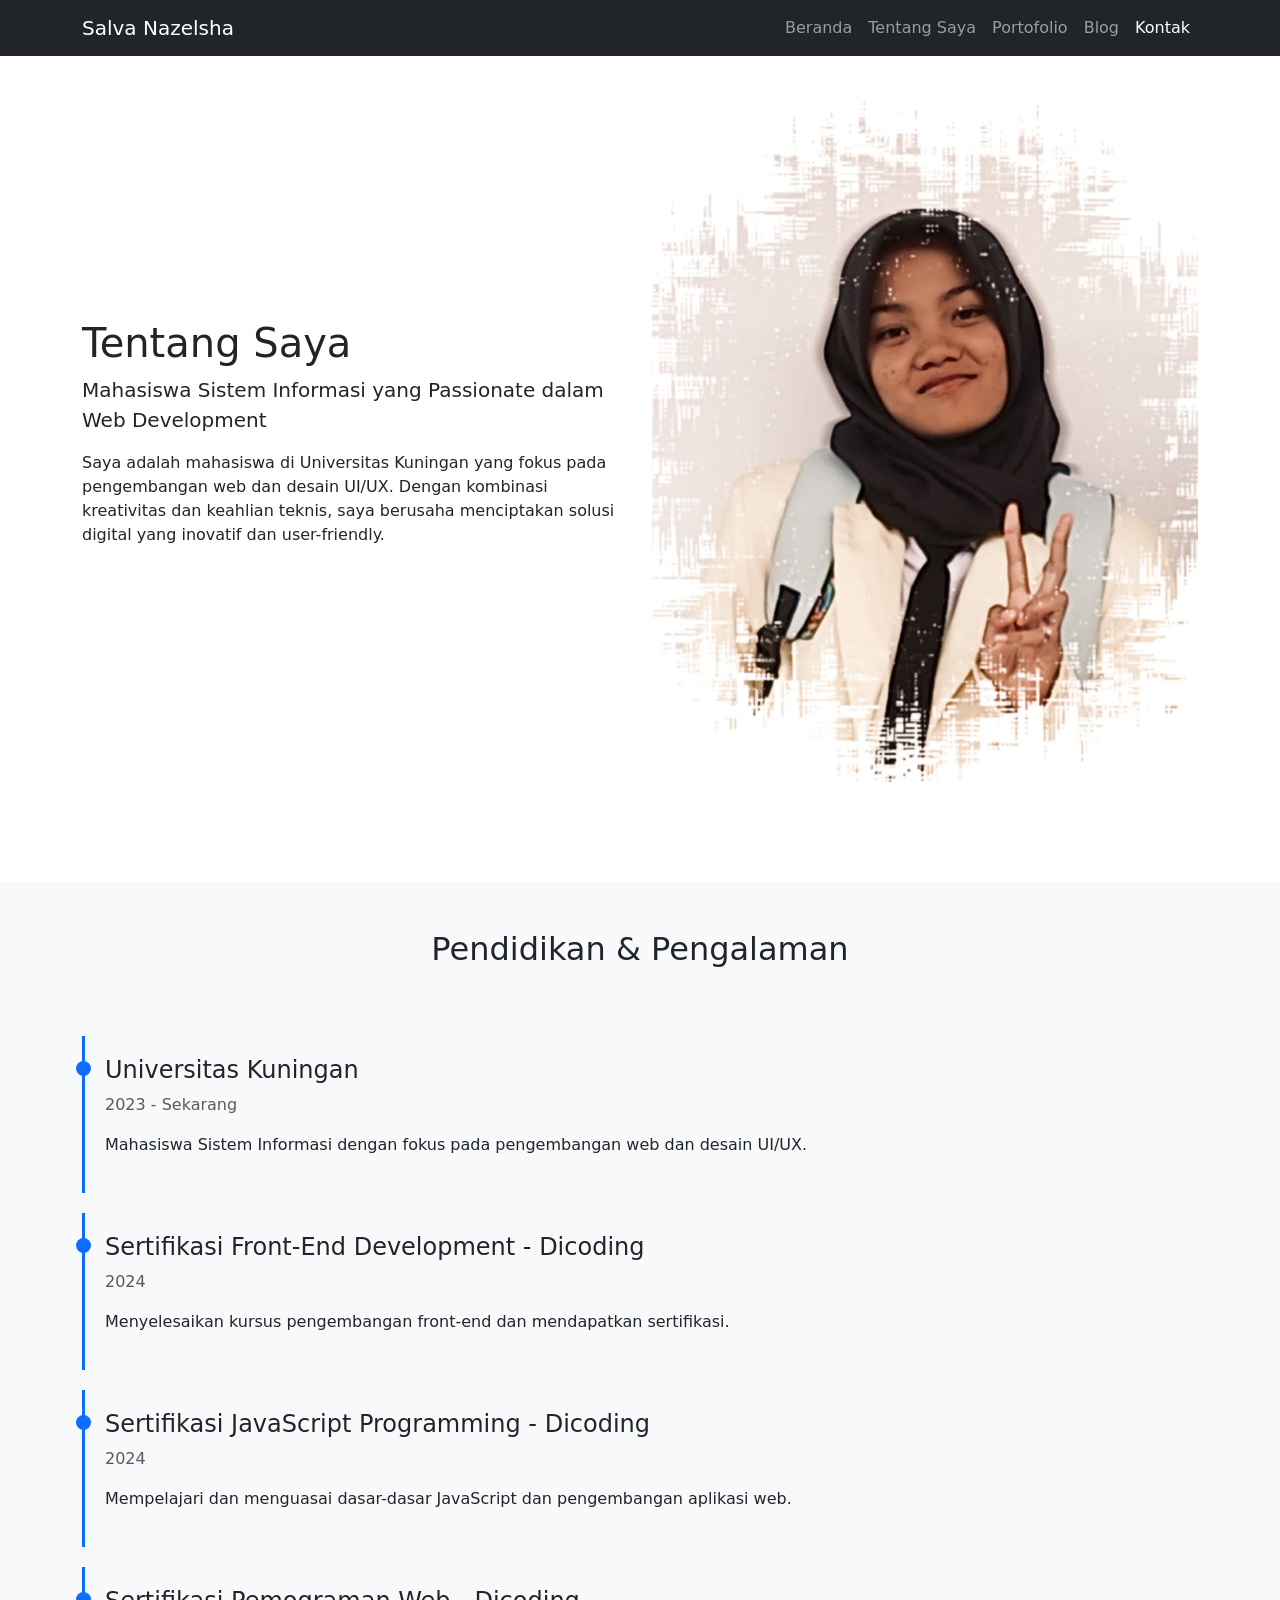
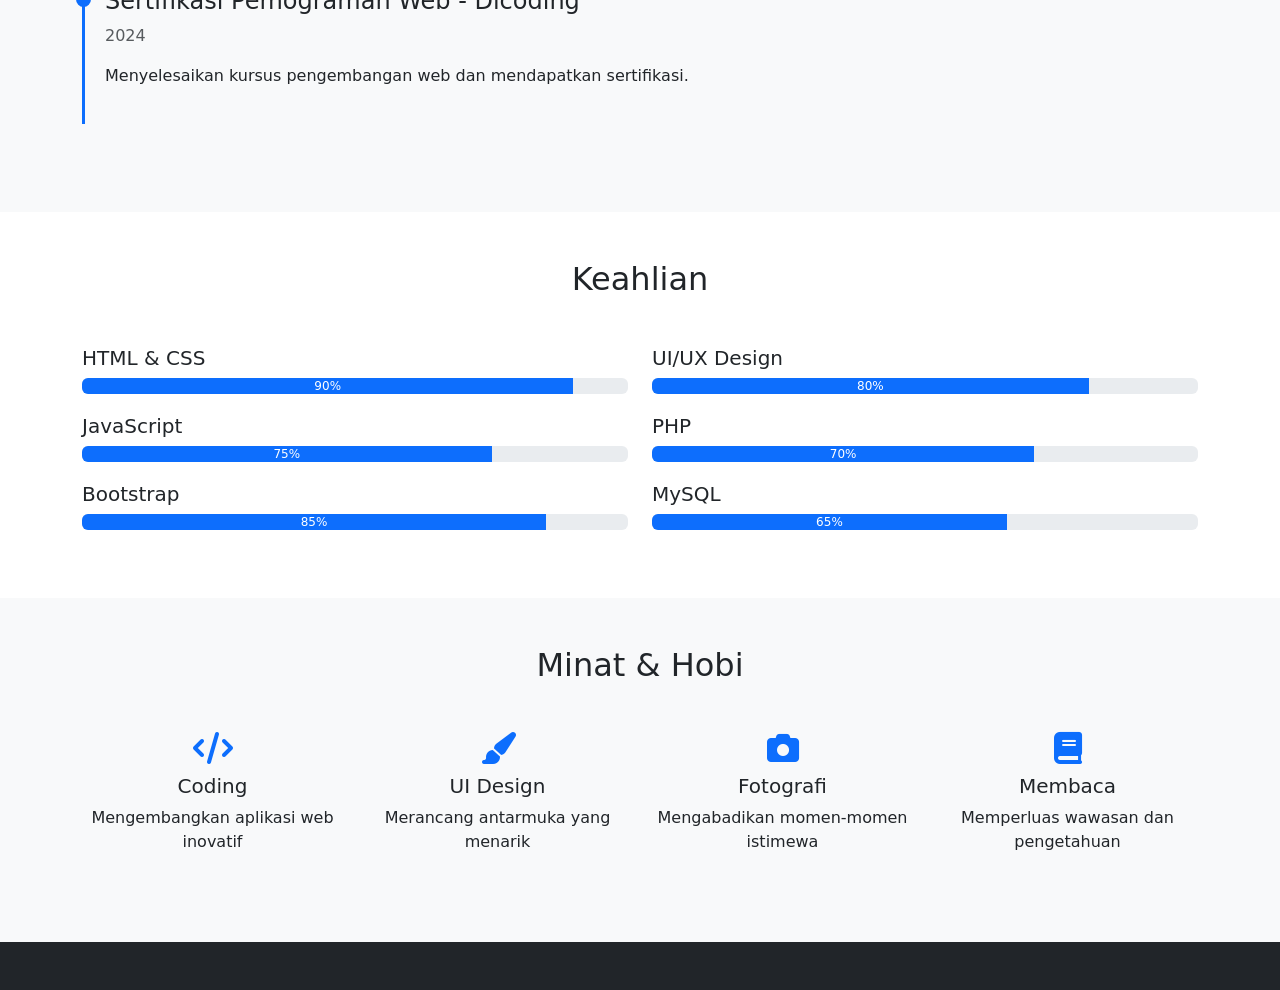
<file: about.html>
<!-- about.html -->
<!DOCTYPE html>
<html lang="id">
  <head>
    <meta charset="UTF-8" />
    <meta name="viewport" content="width=device-width, initial-scale=1.0" />
    <link
      href="https://cdn.jsdelivr.net/npm/bootstrap@5.3.0-alpha1/dist/css/bootstrap.min.css"
      rel="stylesheet"
    />
    <link
      rel="stylesheet"
      href="https://cdnjs.cloudflare.com/ajax/libs/font-awesome/6.0.0/css/all.min.css"
    />
    <style>
      .about-section {
        padding: 100px 0;
      }

      .timeline {
        position: relative;
        padding: 20px 0;
      }

      .timeline-item {
        padding: 20px;
        margin-bottom: 20px;
        border-left: 3px solid #0d6efd;
        position: relative;
      }

      .timeline-item::before {
        content: "";
        position: absolute;
        width: 15px;
        height: 15px;
        background: #0d6efd;
        border-radius: 50%;
        left: -9px;
        top: 25px;
      }

      .skill-bar {
        margin-bottom: 20px;
      }

      .interests-section i {
        font-size: 2em;
        margin-bottom: 10px;
        color: #0d6efd;
      }
    </style>
    <title>Tentang Saya - Salva Nazelsha</title>
  </head>
  <body>
    <!-- Navbar -->
    <nav class="navbar navbar-expand-lg navbar-dark bg-dark fixed-top">
      <div class="container">
        <a class="navbar-brand" href="about.html">Salva Nazelsha</a>
        <button
          class="navbar-toggler"
          type="button"
          data-bs-toggle="collapse"
          data-bs-target="#navbarNav"
        >
          <span class="navbar-toggler-icon"></span>
        </button>
        <div class="collapse navbar-collapse" id="navbarNav">
          <ul class="navbar-nav ms-auto">
            <li class="nav-item">
              <a class="nav-link" href="index.html">Beranda</a>
            </li>
            <li class="nav-item">
              <a class="nav-link" href="about.html">Tentang Saya</a>
            </li>
            <li class="nav-item">
              <a class="nav-link" href="portfolio.html">Portofolio</a>
            </li>
            <li class="nav-item">
              <a class="nav-link" href="blog.html">Blog</a>
            </li>
            <li class="nav-item">
              <a class="nav-link active" href="contact.html">Kontak</a>
            </li>
          </ul>
        </div>
      </div>
    </nav>

    <!-- About Hero Section -->
    <section class="about-section">
      <div class="container">
        <div class="row align-items-center">
          <div class="col-md-6">
            <h1>Tentang Saya</h1>
            <p class="lead">
              Mahasiswa Sistem Informasi yang Passionate dalam Web Development
            </p>
            <p>
              Saya adalah mahasiswa di Universitas Kuningan yang fokus pada
              pengembangan web dan desain UI/UX. Dengan kombinasi kreativitas
              dan keahlian teknis, saya berusaha menciptakan solusi digital yang
              inovatif dan user-friendly.
            </p>
          </div>
          <div class="col-md-6">
            <img
              src="image/sn1.jpg"
              alt="Salva Nazelsha"
              class="img-fluid rounded"
            />
          </div>
        </div>
      </div>
    </section>

    <!-- Education & Experience -->
    <section class="bg-light py-5">
      <div class="container">
        <h2 class="text-center mb-5">Pendidikan & Pengalaman</h2>
        <div class="timeline">
          <div class="timeline-item">
            <h4>Universitas Kuningan</h4>
            <p class="text-muted">2023 - Sekarang</p>
            <p>
              Mahasiswa Sistem Informasi dengan fokus pada pengembangan web dan
              desain UI/UX.
            </p>
          </div>
          <div class="timeline-item">
            <h4>Sertifikasi Front-End Development - Dicoding</h4>
            <p class="text-muted">2024</p>
            <p>
              Menyelesaikan kursus pengembangan front-end dan mendapatkan
              sertifikasi.
            </p>
          </div>
          <div class="timeline-item">
            <h4>Sertifikasi JavaScript Programming - Dicoding</h4>
            <p class="text-muted">2024</p>
            <p>
              Mempelajari dan menguasai dasar-dasar JavaScript dan pengembangan
              aplikasi web.
            </p>
          </div>
          <div class="timeline-item">
            <h4>Sertifikasi Pemograman Web - Dicoding</h4>
            <p class="text-muted">2024</p>
            <p>
              Menyelesaikan kursus pengembangan web dan mendapatkan
              sertifikasi.
            </p>
          </div>
        </div>
      </div>
    </section>

    <!-- Skills Section -->
    <section class="py-5">
      <div class="container">
        <h2 class="text-center mb-5">Keahlian</h2>
        <div class="row">
          <div class="col-md-6">
            <!-- Melanjutkan about.html - Skills Section -->
            <div class="skill-bar">
              <h5>HTML & CSS</h5>
              <div class="progress">
                <div class="progress-bar" role="progressbar" style="width: 90%">
                  90%
                </div>
              </div>
            </div>
            <div class="skill-bar">
              <h5>JavaScript</h5>
              <div class="progress">
                <div class="progress-bar" role="progressbar" style="width: 75%">
                  75%
                </div>
              </div>
            </div>
            <div class="skill-bar">
              <h5>Bootstrap</h5>
              <div class="progress">
                <div class="progress-bar" role="progressbar" style="width: 85%">
                  85%
                </div>
              </div>
            </div>
          </div>
          <div class="col-md-6">
            <div class="skill-bar">
              <h5>UI/UX Design</h5>
              <div class="progress">
                <div class="progress-bar" role="progressbar" style="width: 80%">
                  80%
                </div>
              </div>
            </div>
            <div class="skill-bar">
              <h5>PHP</h5>
              <div class="progress">
                <div class="progress-bar" role="progressbar" style="width: 70%">
                  70%
                </div>
              </div>
            </div>
            <div class="skill-bar">
              <h5>MySQL</h5>
              <div class="progress">
                <div class="progress-bar" role="progressbar" style="width: 65%">
                  65%
                </div>
              </div>
            </div>
          </div>
        </div>
      </div>
    </section>

    <!-- Interests Section -->
    <section class="interests-section bg-light py-5">
      <div class="container">
        <h2 class="text-center mb-5">Minat & Hobi</h2>
        <div class="row text-center">
          <div class="col-md-3 col-sm-6 mb-4">
            <i class="fas fa-code"></i>
            <h5>Coding</h5>
            <p>Mengembangkan aplikasi web inovatif</p>
          </div>
          <div class="col-md-3 col-sm-6 mb-4">
            <i class="fas fa-paint-brush"></i>
            <h5>UI Design</h5>
            <p>Merancang antarmuka yang menarik</p>
          </div>
          <div class="col-md-3 col-sm-6 mb-4">
            <i class="fas fa-camera"></i>
            <h5>Fotografi</h5>
            <p>Mengabadikan momen-momen istimewa</p>
          </div>
          <div class="col-md-3 col-sm-6 mb-4">
            <i class="fas fa-book"></i>
            <h5>Membaca</h5>
            <p>Memperluas wawasan dan pengetahuan</p>
          </div>
        </div>
      </div>
    </section>

    <!-- Footer same as index.html -->
    <footer class="bg-dark text-white py-4">
      <!-- ... (sama seperti di index.html) ... -->
    </footer>
  </body>
</html>
</file>
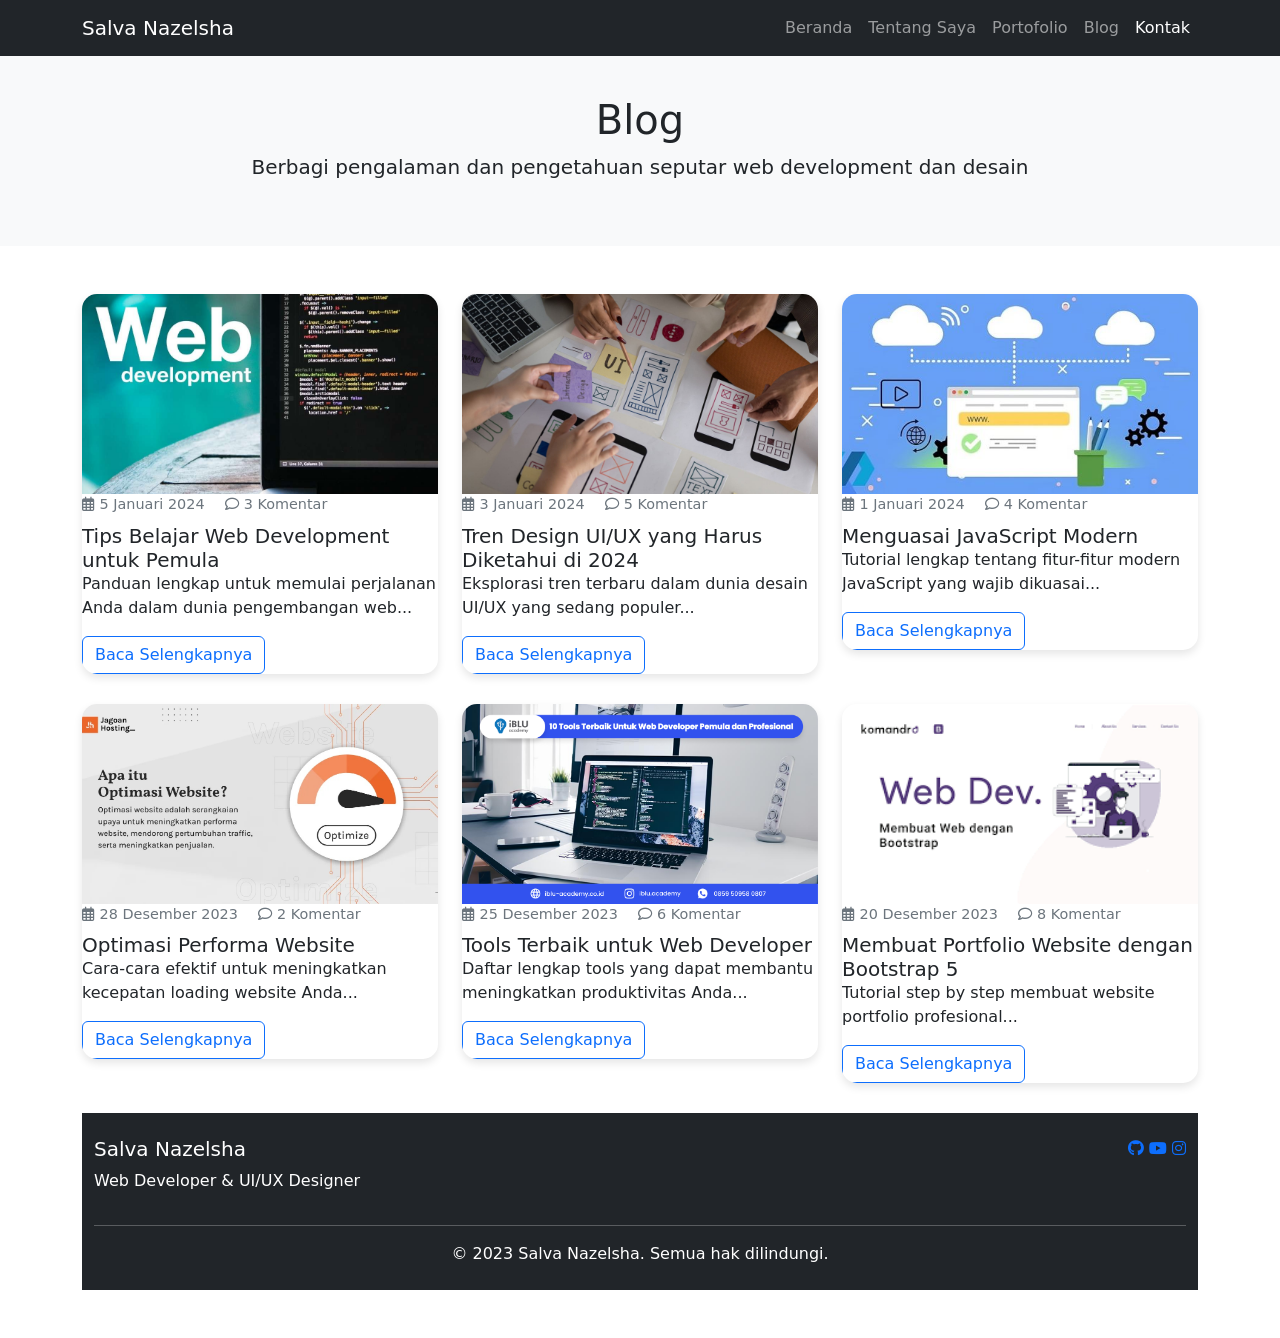
<file: blog.html>
<!-- blog.html -->
<!DOCTYPE html>
<html lang="id">
  <head>
    <meta charset="UTF-8" />
    <meta name="viewport" content="width=device-width, initial-scale=1.0" />
    <link
      href="https://cdn.jsdelivr.net/npm/bootstrap@5.3.0-alpha1/dist/css/bootstrap.min.css"
      rel="stylesheet"
    />
    <link
      rel="stylesheet"
      href="https://cdnjs.cloudflare.com/ajax/libs/font-awesome/6.0.0/css/all.min.css"
    />
    <style>
      .blog-card {
        margin-bottom: 30px;
        transition: transform 0.3s ease;
        border-radius: 15px;
        overflow: hidden;
        box-shadow: 0 4px 8px rgba(0, 0, 0, 0.1);
      }

      .blog-card:hover {
        transform: translateY(-10px);
      }

      .blog-image {
        height: 200px;
        object-fit: cover;
      }

      .blog-meta {
        font-size: 0.9em;
        color: #6c757d;
      }

      .category-badge {
        position: absolute;
        top: 10px;
        right: 10px;
        padding: 5px 15px;
        border-radius: 20px;
      }
    </style>
    <title>Blog - Salva Nazelsha</title>
  </head>
  <body>
    <!-- Navbar -->
    <nav class="navbar navbar-expand-lg navbar-dark bg-dark fixed-top">
      <div class="container">
        <a class="navbar-brand" href="blog.html">Salva Nazelsha</a>
        <button
          class="navbar-toggler"
          type="button"
          data-bs-toggle="collapse"
          data-bs-target="#navbarNav"
        >
          <span class="navbar-toggler-icon"></span>
        </button>
        <div class="collapse navbar-collapse" id="navbarNav">
          <ul class="navbar-nav ms-auto">
            <li class="nav-item">
              <a class="nav-link" href="index.html">Beranda</a>
            </li>
            <li class="nav-item">
              <a class="nav-link" href="about.html">Tentang Saya</a>
            </li>
            <li class="nav-item">
              <a class="nav-link" href="portfolio.html">Portofolio</a>
            </li>
            <li class="nav-item">
              <a class="nav-link" href="blog.html">Blog</a>
            </li>
            <li class="nav-item">
              <a class="nav-link active" href="contact.html">Kontak</a>
            </li>
          </ul>
        </div>
      </div>
    </nav>

    <!-- Blog Header -->
    <header class="bg-light py-5 mt-5">
      <div class="container">
        <h1 class="text-center">Blog</h1>
        <p class="lead text-center">
          Berbagi pengalaman dan pengetahuan seputar web development dan desain
        </p>
      </div>
    </header>

    <!-- Blog Posts -->
    <section class="container my-5">
      <div class="row">
        <!-- Post 1 -->
        <div class="col-lg-4 col-md-6">
          <article class="blog-card">
            <img
              src="image/blog-1.jpg"
              class="blog-image w-100"
              alt="Blog Post 1"
            />
            <span class="badge bg-primary category-badge">Web Development</span>
            <div class="card-body">
              <div class="blog-meta mb-2">
                <i class="far fa-calendar-alt"></i> 5 Januari 2024
                <i class="far fa-comment ms-3"></i> 3 Komentar
              </div>
              <h5 class="card-title">
                Tips Belajar Web Development untuk Pemula
              </h5>
              <p class="card-text">
                Panduan lengkap untuk memulai perjalanan Anda dalam dunia
                pengembangan web...
              </p>
              <a href="https://bif.telkomuniversity.ac.id/cara-belajar-pemrograman-untuk-pemula/#:~:text=menjadi%20programmer%20andal.-,1.,mempelajari%20bahasa%20yang%20lebih%20kompleks." class="btn btn-outline-primary">Baca Selengkapnya</a>
            </div>
          </article>
        </div>

        <!-- Post 2 -->
        <div class="col-lg-4 col-md-6">
          <article class="blog-card">
            <img
              src="image/blog-2.jpg"
              class="blog-image w-100"
              alt="Blog Post 2"
            />
            <span class="badge bg-success category-badge">UI/UX Design</span>
            <div class="card-body">
              <div class="blog-meta mb-2">
                <i class="far fa-calendar-alt"></i> 3 Januari 2024
                <i class="far fa-comment ms-3"></i> 5 Komentar
              </div>
              <h5 class="card-title">
                Tren Design UI/UX yang Harus Diketahui di 2024
              </h5>
              <p class="card-text">
                Eksplorasi tren terbaru dalam dunia desain UI/UX yang sedang
                populer...
              </p>
              <a href="https://www.inixindo.id/5-tren-desain-ui-ux-tahun-2024-yang-harus-kamu-ketahui/" class="btn btn-outline-primary">Baca Selengkapnya</a>
            </div>
          </article>
        </div>

        <!-- Post 3 -->
        <div class="col-lg-4 col-md-6">
          <article class="blog-card">
            <img
              src="image/blog-3.jpg"
              class="blog-image w-100"
              alt="Blog Post 3"
            />
            <span class="badge bg-warning category-badge">JavaScript</span>
            <div class="card-body">
              <div class="blog-meta mb-2">
                <i class="far fa-calendar-alt"></i> 1 Januari 2024
                <i class="far fa-comment ms-3"></i> 4 Komentar
              </div>
              <h5 class="card-title">Menguasai JavaScript Modern</h5>
              <p class="card-text">
                Tutorial lengkap tentang fitur-fitur modern JavaScript yang
                wajib dikuasai...
              </p>
              <a href="https://codechronicle.medium.com/basics-of-modern-javascript-unveiling-the-fundamentals-8bf036226b97" class="btn btn-outline-primary">Baca Selengkapnya</a>
            </div>
          </article>
        </div>

        <!-- Post 4 -->
        <div class="col-lg-4 col-md-6">
          <article class="blog-card">
            <img
              src="image/blog-4.jpg"
              class="blog-image w-100"
              alt="Blog Post 4"
            />
            <span class="badge bg-info category-badge">Tips & Tricks</span>
            <div class="card-body">
              <div class="blog-meta mb-2">
                <i class="far fa-calendar-alt"></i> 28 Desember 2023
                <i class="far fa-comment ms-3"></i> 2 Komentar
              </div>
              <h5 class="card-title">Optimasi Performa Website</h5>
              <p class="card-text">
                Cara-cara efektif untuk meningkatkan kecepatan loading website
                Anda...
              </p>
              <a href="https://whello.id/tips-digital-marketing/optimasi-website/?srsltid=AfmBOopkUDxpr17tIHBtJt0_ZgzWKuEStZesVvCYG4O5V0Ncg3NKQvsw" class="btn btn-outline-primary">Baca Selengkapnya</a>
            </div>
          </article>
        </div>

        <!-- Post 5 -->
        <div class="col-lg-4 col-md-6">
          <article class="blog-card">
            <img
              src="image/blog-5.png"
              class="blog-image w-100"
              alt="Blog Post 5"
            />
            <span class="badge bg-danger category-badge">Tools</span>
            <div class="card-body">
              <div class="blog-meta mb-2">
                <i class="far fa-calendar-alt"></i> 25 Desember 2023
                <i class="far fa-comment ms-3"></i> 6 Komentar
              </div>
              <h5 class="card-title">Tools Terbaik untuk Web Developer</h5>
              <p class="card-text">
                Daftar lengkap tools yang dapat membantu meningkatkan
                produktivitas Anda...
              </p>
              <a href="https://danacita.co.id/blog/7-tools-web-development-untuk-para-web-developer/" class="btn btn-outline-primary">Baca Selengkapnya</a>
            </div>
          </article>
        </div>

        <!-- Post 6 -->
        <div class="col-lg-4 col-md-6">
          <article class="blog-card">
            <img
              src="image/blog-6.png"
              class="blog-image w-100"
              alt="Blog Post 6"
            />
            <span class="badge bg-secondary category-badge">Tutorial</span>
            <div class="card-body">
              <div class="blog-meta mb-2">
                <i class="far fa-calendar-alt"></i> 20 Desember 2023
                <i class="far fa-comment ms-3"></i> 8 Komentar
              </div>
              <h5 class="card-title">
                Membuat Portfolio Website dengan Bootstrap 5
              </h5>
              <p class="card-text">
                Tutorial step by step membuat website portfolio profesional...
              </p>
              <a href="https://medium.com/@zyrridian/membuat-website-portfolio-menggunakan-bootstrap-5-3ac829ae84eb" class="btn btn-outline-primary">Baca Selengkapnya</a>
            </div>
          </article>
        </div>
      </div>


      <footer class="bg-dark text-white py-4">
        <div class="container">
          <div class="row">
            <div class="col-md-6">
              <h5>Salva Nazelsha</h5>
              <p>Web Developer & UI/UX Designer</p>
            </div>
            <div class="col-md-6 text-md-end">
              <div class="social-icons">
                <a href="https://github.com/SalvaNazelsha" target="_blank"
                  ><i class="fab fa-github"></i
                ></a>
                <a href="https://www.youtube.com/@salvanazelsha" target="_blank"
                  ><i class="fab fa-youtube"></i
                ></a>
                <a href="https://www.instagram.com/slvanzlsha" target="_blank"
                  ><i class="fab fa-instagram"></i
                ></a>
              </div>
            </div>
          </div>
          <hr />
          <p class="text-center mb-0">
            &copy; 2023 Salva Nazelsha. Semua hak dilindungi.
          </p>
        </div>
      </footer>
  
      <script src="https://cdn.jsdelivr.net/npm/bootstrap@5.3.0-alpha1/dist/js/bootstrap.bundle.min.js"></script>
    </body>
  </html>
</file>
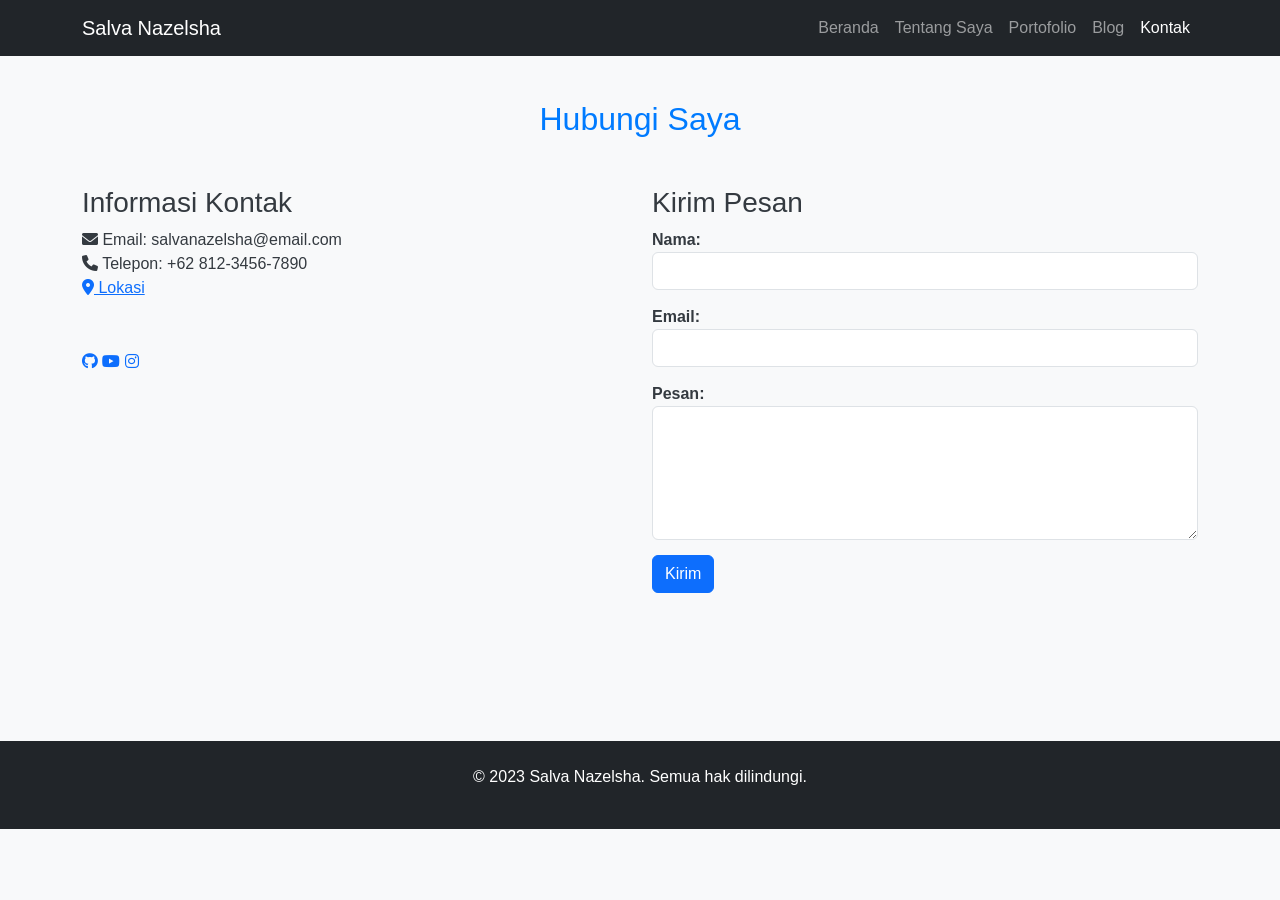
<file: contact.html>
<!DOCTYPE html>
<html lang="id">
  <head>
    <meta charset="UTF-8" />
    <meta name="viewport" content="width=device-width, initial-scale=1.0" />
    <title>Kontak - Salva Nazelsha</title>
    <link
      href="https://cdn.jsdelivr.net/npm/bootstrap@5.3.0-alpha1/dist/css/bootstrap.min.css"
      rel="stylesheet"
    />
    <link
      rel="stylesheet"
      href="https://cdnjs.cloudflare.com/ajax/libs/font-awesome/6.0.0/css/all.min.css"
    />
    <link rel="stylesheet" href="styles/style.css" />
    <style>
      .contact-section {
        padding: 100px 0;
      }
      .contact-info {
        margin-bottom: 40px;
      }
      .contact-form label {
        font-weight: bold;
      }
      .contact-form input,
      .contact-form textarea {
        margin-bottom: 15px;
      }
      .map-link {
        display: inline-block;
        margin-bottom: 10px;
      }
    </style>
  </head>
  <body>
    <!-- Navbar -->
    <nav class="navbar navbar-expand-lg navbar-dark bg-dark fixed-top">
      <div class="container">
        <a class="navbar-brand" href="contact.html">Salva Nazelsha</a>
        <button
          class="navbar-toggler"
          type="button"
          data-bs-toggle="collapse"
          data-bs-target="#navbarNav"
        >
          <span class="navbar-toggler-icon"></span>
        </button>
        <div class="collapse navbar-collapse" id="navbarNav">
          <ul class="navbar-nav ms-auto">
            <li class="nav-item">
              <a class="nav-link" href="index.html">Beranda</a>
            </li>
            <li class="nav-item">
              <a class="nav-link" href="about.html">Tentang Saya</a>
            </li>
            <li class="nav-item">
              <a class="nav-link" href="portfolio.html">Portofolio</a>
            </li>
            <li class="nav-item">
              <a class="nav-link" href="blog.html">Blog</a>
            </li>
            <li class="nav-item">
              <a class="nav-link active" href="contact.html">Kontak</a>
            </li>
          </ul>
        </div>
      </div>
    </nav>

    <!-- Contact Section -->
    <section class="contact-section">
      <div class="container">
        <h2 class="text-center mb-5">Hubungi Saya</h2>
        <div class="row">
          <div class="col-md-6">
            <div class="contact-info">
              <h3>Informasi Kontak</h3>
              <p>
                <i class="fas fa-envelope"></i> Email: salvanazelsha@email.com
                <br />
                <!-- Replace with your email -->
                <i class="fas fa-phone"></i> Telepon: +62 812-3456-7890 <br />
                <!-- Replace with your phone number -->
                <a
                  href="https://maps.app.goo.gl/1Sz4eCTdsPUxXZY38"
                  target="_blank"
                  class="map-link"
                  ><i class="fas fa-map-marker-alt"></i> Lokasi</a
                >
                <!-- Replace "Your Location Address" -->
              </p>
            </div>
            <div class="social-icons">
              <a href="https://github.com/SalvaNazelsha" target="_blank"
                ><i class="fab fa-github"></i
              ></a>
              <a href="https://www.youtube.com/@salvanazelsha" target="_blank"
                ><i class="fab fa-youtube"></i
              ></a>
              <a href="https://www.instagram.com/slvanzlsha" target="_blank"
                ><i class="fab fa-instagram"></i
              ></a>
            </div>
          </div>
          <div class="col-md-6">
            <div class="contact-form">
              <h3>Kirim Pesan</h3>
              <form>
                <label for="name">Nama:</label>
                <input
                  type="text"
                  id="name"
                  name="name"
                  class="form-control"
                  required
                />
                <label for="email">Email:</label>
                <input
                  type="email"
                  id="email"
                  name="email"
                  class="form-control"
                  required
                />
                <label for="message">Pesan:</label>
                <textarea
                  id="message"
                  name="message"
                  class="form-control"
                  rows="5"
                  required
                ></textarea>
                <button type="submit" class="btn btn-primary">Kirim</button>
              </form>
            </div>
          </div>
        </div>
      </div>
    </section>

    <!-- Footer -->
    <footer class="bg-dark text-white text-center py-4 mt-5">
      <p>&copy; 2023 Salva Nazelsha. Semua hak dilindungi.</p>
    </footer>

    <script src="https://cdn.jsdelivr.net/npm/bootstrap@5.3.0-alpha1/dist/js/bootstrap.bundle.min.js"></script>
  </body>
</html>
</file>
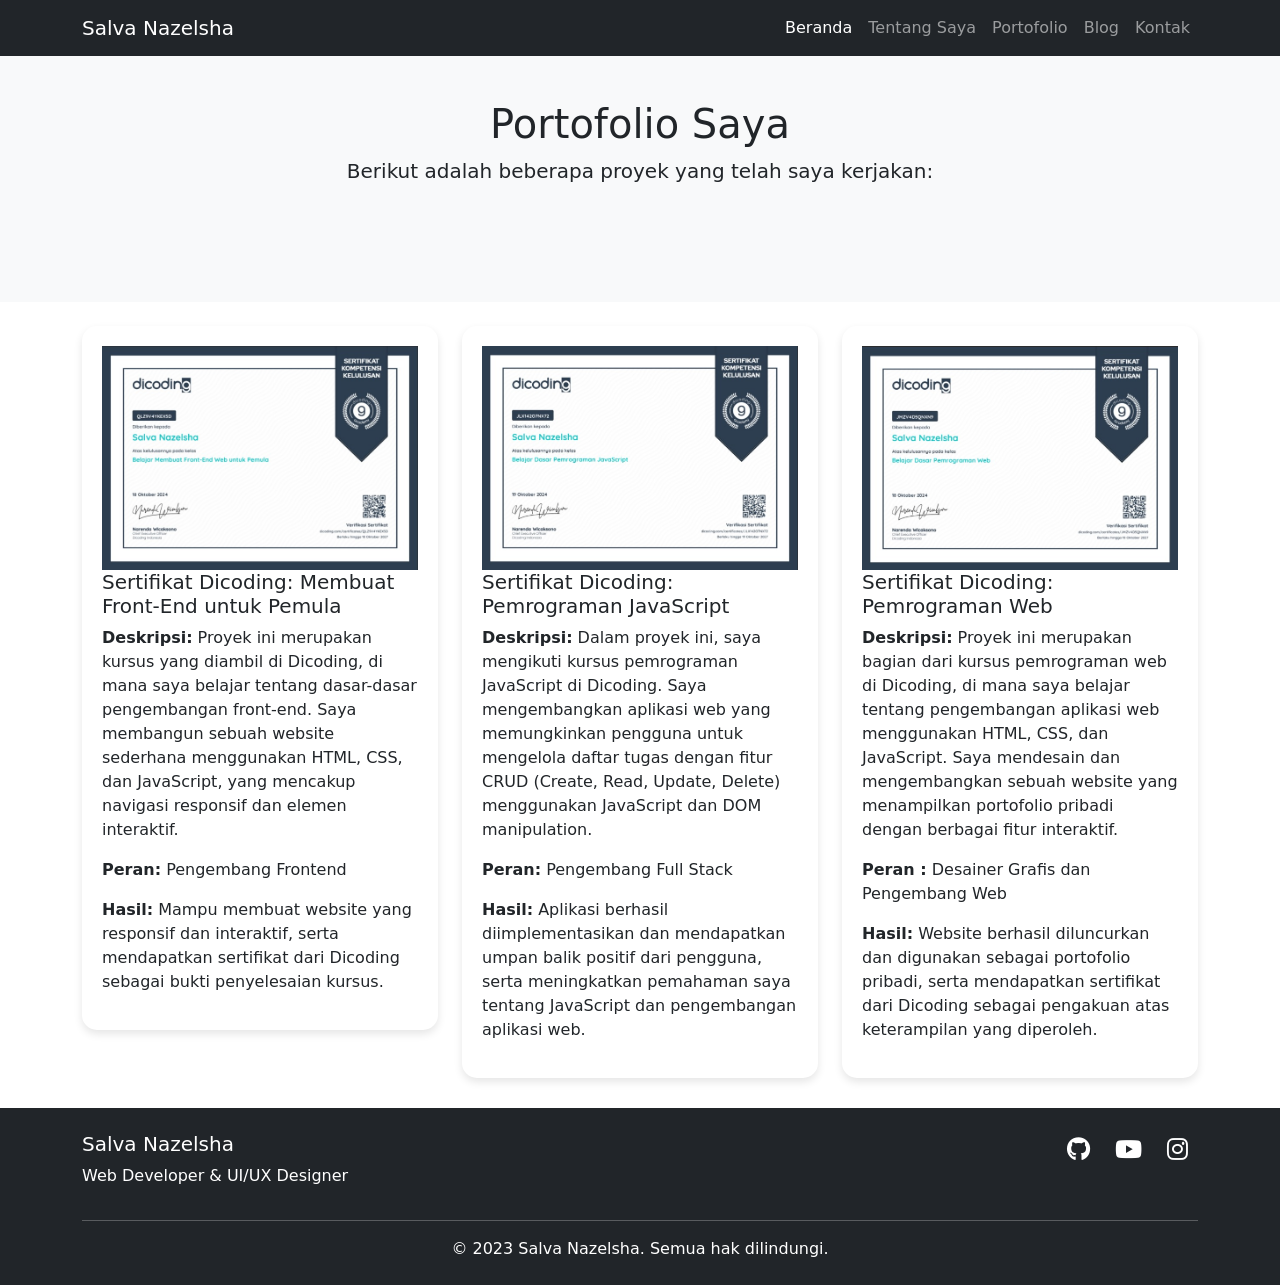
<file: portfolio.html>
<!DOCTYPE html>
<html lang="id">
  <head>
    <meta charset="UTF-8" />
    <meta name="viewport" content="width=device-width, initial-scale=1.0" />
    <link
      href="https://cdn.jsdelivr.net/npm/bootstrap@5.3.0-alpha1/dist/css/bootstrap.min.css"
      rel="stylesheet"
    />
    <link
      rel="stylesheet"
      href="https://cdnjs.cloudflare.com/ajax/libs/font-awesome/6.0.0/css/all.min.css"
    />
    <style>
      .hero-section {
        padding: 100px 0;
        text-align: center;
        background-color: #f8f9fa;
      }

      .project {
        padding: 20px;
        border-radius: 15px;
        box-shadow: 0 4px 8px rgba(0, 0, 0, 0.1);
        margin-bottom: 30px;
      }

      .social-icons a {
        font-size: 24px;
        margin: 0 10px;
        color: white;
        transition: color 0.3s ease;
      }

      .social-icons a:hover {
        color: #0d6efd;
      }
    </style>
    <title>Beranda - Salva Nazelsha</title>
  </head>
  <body>
    <!-- Navbar -->
    <nav class="navbar navbar-expand-lg navbar-dark bg-dark fixed-top">
      <div class="container">
        <a class="navbar-brand" href="index.html">Salva Nazelsha</a>
        <button
          class="navbar-toggler"
          type="button"
          data-bs-toggle="collapse"
          data-bs-target="#navbarNav"
        >
          <span class="navbar-toggler-icon"></span>
        </button>
        <div class="collapse navbar-collapse" id="navbarNav">
          <ul class="navbar-nav ms-auto">
            <li class="nav-item">
              <a class="nav-link active" href="index.html">Beranda</a>
            </li>
            <li class="nav-item">
              <a class="nav-link" href="about.html">Tentang Saya</a>
            </li>
            <li class="nav-item">
              <a class="nav-link" href="portfolio.html">Portofolio</a>
            </li>
            <li class="nav-item">
              <a class="nav-link" href="blog.html">Blog</a>
            </li>
            <li class="nav-item">
              <a class="nav-link" href="contact.html">Kontak</a>
            </li>
          </ul>
        </div>
      </div>
    </nav>

    <!-- Hero Section for Portfolio -->
    <section class="hero-section">
      <div class="container">
        <h1>Portofolio Saya</h1>
        <p class="lead">Berikut adalah beberapa proyek yang telah saya kerjakan:</p>
      </div>
    </section>

    <header class="container mt-4">
      <div class="row">
        <div class="col-md-4">
          <div class="project">
            <img
              src="image/Front-End.jpg"
              class="img-fluid"
              alt="Sertifikat Dicoding: Membuat Front-End untuk Pemula"
            />
            <h5>Sertifikat Dicoding: Membuat Front-End untuk Pemula</h5>
            <p>
              <strong>Deskripsi:</strong> Proyek ini merupakan kursus yang
              diambil di Dicoding, di mana saya belajar tentang dasar-dasar
              pengembangan front-end. Saya membangun sebuah website sederhana
              menggunakan HTML, CSS, dan JavaScript, yang mencakup navigasi
              responsif dan elemen interaktif.
            </p>
            <p><strong>Peran:</strong> Pengembang Frontend</p>
            <p>
              <strong>Hasil:</strong> Mampu membuat website yang responsif dan
              interaktif, serta mendapatkan sertifikat dari Dicoding sebagai
              bukti penyelesaian kursus.
            </p>
          </div>
        </div>
        <div class="col-md-4">
          <div class="project">
            <img
              src="image/Javascript.jpg"
              class="img-fluid"
              alt="Sertifikat Dicoding: Pemrograman JavaScript"
            />
            <h5>Sertifikat Dicoding: Pemrograman JavaScript</h5>
            <p>
              <strong>Deskripsi:</strong> Dalam proyek ini, saya mengikuti
              kursus pemrograman JavaScript di Dicoding. Saya mengembangkan
              aplikasi web yang memungkinkan pengguna untuk mengelola daftar
              tugas dengan fitur CRUD (Create, Read, Update, Delete) menggunakan
              JavaScript dan DOM manipulation.
            </p>
            <p><strong>Peran:</strong> Pengembang Full Stack</p>
            <p>
              <strong>Hasil:</strong> Aplikasi berhasil diimplementasikan dan
              mendapatkan umpan balik positif dari pengguna, serta meningkatkan
              pemahaman saya tentang JavaScript dan pengembangan aplikasi web.
            </p>
          </div>
        </div>
        <div class="col-md-4">
          <div class="project">
            <img
              src="image/Pweb.jpg"
              class="img-fluid"
              alt="Sertifikat Dicoding: Pemrograman Web"
            />
            <h5>Sertifikat Dicoding: Pemrograman Web</h5>
            <p>
              <strong>Deskripsi:</strong> Proyek ini merupakan bagian dari
              kursus pemrograman web di Dicoding, di mana saya belajar tentang
              pengembangan aplikasi web menggunakan HTML, CSS, dan JavaScript.
              Saya mendesain dan mengembangkan sebuah website yang menampilkan
              portofolio pribadi dengan berbagai fitur interaktif.
            </p>
            <p><strong>Peran :</strong> Desainer Grafis dan Pengembang Web</p>
            <p>
              <strong>Hasil:</strong> Website berhasil diluncurkan dan digunakan
              sebagai portofolio pribadi, serta mendapatkan sertifikat dari
              Dicoding sebagai pengakuan atas keterampilan yang diperoleh.
            </p>
          </div>
        </div>
      </div>
    </header>

    <!-- Footer -->
    <footer class="bg-dark text-white py-4">
      <div class="container">
        <div class="row">
          <div class="col-md-6">
            <h5>Salva Nazelsha</h5>
            <p>Web Developer & UI/UX Designer</p>
          </div>
          <div class="col-md-6 text-md-end">
            <div class="social-icons">
              <a href="https://github.com/SalvaNazelsha" target="_blank"
                ><i class="fab fa-github"></i
              ></a>
              <a href="https://www.youtube.com/@salvanazelsha" target="_blank"
                ><i class="fab fa-youtube"></i
              ></a>
              <a href="https://www.instagram.com/slvanzlsha" target="_blank"
                ><i class="fab fa-instagram"></i
              ></a>
            </div>
          </div>
        </div>
        <hr />
        <p class="text-center mb-0">
          &copy; 2023 Salva Nazelsha. Semua hak dilindungi.
        </p>
      </div>
    </footer>

    <script src="https://cdn.jsdelivr.net/npm/bootstrap@5.3.0-alpha1/dist/js/bootstrap.bundle.min.js"></script>
  </body>
</html>
</file>
<file: styles/style.css>
body {
    font-family: 'Arial', sans-serif;
    background-color: #f8f9fa;
    color: #343a40;
}

.navbar {
    margin-bottom: 20px;
}

header {
    margin-top: 20px;
    padding: 20px;
    background: #fff;
    border-radius: 10px;
    box-shadow: 0 4px 20px rgba(0, 0, 0, 0.1);
}

h2 {
    color: #007bff;
}

.project {
    background: #fff;
    padding: 15px;
    border-radius: 10px;
    box-shadow: 0 4px 10px rgba(0, 0, 0, 0.1);
    transition: transform 0.2s, box-shadow 0.2s;
}

.project:hover {
    transform: translateY(-5px);
    box-shadow: 0 6px 15px rgba(0, 0, 0, 0.2);
}

.project img {
    max-width: 100%;
    height: auto;
    border-radius: 10px;
}

footer {
    text-align: center;
    padding: 20px;
    background-color: #343a40;
    color: white;
    position: relative;
    bottom: 0;
    width: 100%;
}

/* Animasi */
.fade-in {
    animation: fadeIn 0.5s ease-in;
}

@keyframes fadeIn {
    from {
        opacity: 0;
    }
    to {
        opacity: 1;
    }
}

body, html {
    height: 100%;
    margin: 0;
    font-family: 'Arial', sans-serif;
}

.bg-image {
    /* The image used */
    background-image: url("../image/bg1.jpg"); /* Ganti dengan gambar latar belakang Anda */
    /* Add the blur effect */
    filter: blur(8px);
    -webkit-filter: blur(8px);
    /* Full height */
    height: 100%; 
    /* Center and scale the image nicely */
    background-position: center;
    background-repeat: no-repeat;
    background-size: cover;
    position: fixed; /* Fixed position to cover the entire background */
    z-index: -1; /* Behind other content */
}

.bg-gradient {
    background: rgba(0, 0, 0, 0.5); /* Gradasi hitam dengan transparansi */
    height: 100%;
    position: absolute;
    top: 0;
    left: 0;
    right: 0;
    bottom: 0;
    z-index: 0; /* Just above the background image */
}

.container {
    position: relative; /* To position content above the gradient */
    z-index: 1; /* Ensure content is above the gradient */
}
</file>
